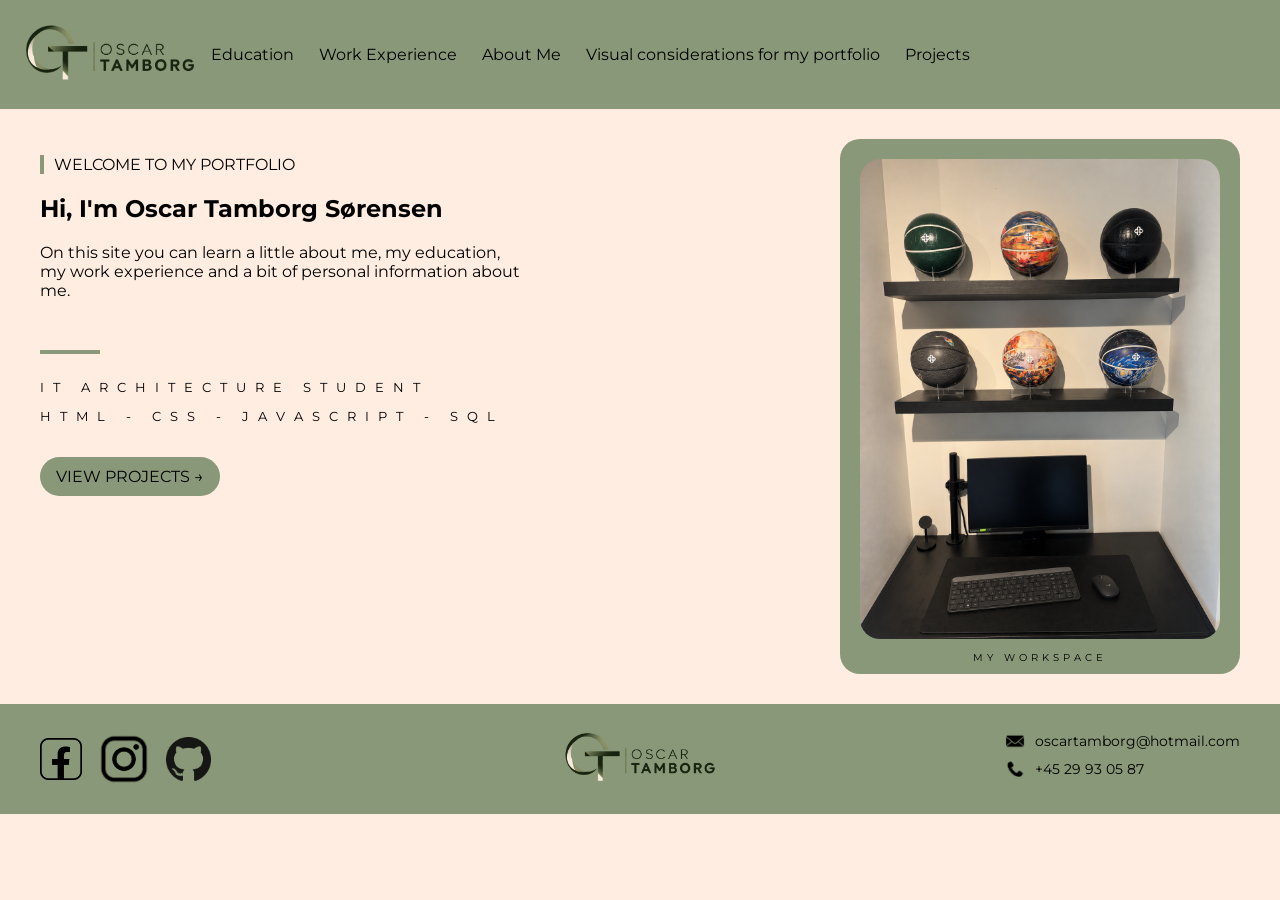
<file: index.html>
<!DOCTYPE html>
<html lang="en">

<head>
    <meta charset="UTF-8">
    <meta name="viewport"
          content="width=device-width, initial-scale=1.0">

    <title>Oscar Tamborg's Portfolio</title>

    <link rel="icon" href="images/favicon.ico">

    <link rel="preconnect" href="https://fonts.googleapis.com">
    <link rel="preconnect" href="https://fonts.gstatic.com" crossorigin>
    <link href="https://fonts.googleapis.com/css2?family=Montserrat:wght@300;400;500;600;700&display=swap" rel="stylesheet">

    <link rel="stylesheet" href="main.css">
    <script src="main.js" defer></script>
</head>

<body>

<header>

    <a href="index.html">
        <img class="logo" src="images/logo_ot.png" alt="Oscar Tamborg logo">
    </a>

    <button id="menu-toggle" type="button" aria-expanded="false" aria-controls="navigation">
        ☰ Menu
    </button>

    <nav id="navigation">
        <a href="education.html">Education</a>
        <a href="workexperience.html">Work Experience</a>
        <a href="aboutme.html">About Me</a>
        <a href="visual_considerations.html">Visual considerations for my portfolio</a>
        <a href="projects.html">Projects</a>
    </nav>

</header>

<main>

    <section class="introduction">
        <div class="introduction-text">
            <p class="welcome-text">WELCOME TO MY PORTFOLIO</p>

            <h1>Hi, I'm Oscar Tamborg Sørensen</h1>

            <p>
                On this site you can learn a little about me,
                my education, my work experience and a bit of
                personal information about me.
            </p>
            <div class="tech">
                <p>IT ARCHITECTURE STUDENT</p>
                <p>HTML - CSS - JAVASCRIPT - SQL</p>
            </div>
            <a class="projects-button" href="projects.html">VIEW PROJECTS →</a>
        </div>
        <div class="introduction-image">
                <img src="images/mysetup.png" alt="My workspace">
            <p>MY WORKSPACE</p>
        </div>

    </section>

</main>

<footer>

    <div class="footer-content">

        <div class="footer-left">

            <div class="socials">

                <a href="https://www.facebook.com/oscartamborg/" target="_blank">
                    <img class="facebook-logo" src="images/facebook_logo.png" alt="Facebook">
                </a>

                <a href="https://www.instagram.com/oscartamborg/" target="_blank">
                    <img class="instagram-logo" src="images/instagram_logo.png" alt="Instagram">
                </a>
                <a href="https://github.com/tamosc" target="_blank">
                    <img class="github-logo" src="images/github_logo.png" alt="Github">
                </a>

            </div>

        </div>

        <div class="footer-center">

            <a href="index.html">
                <img src="images/logo_ot.png" alt="Oscar Tamborg logo">
            </a>

        </div>

        <div class="footer-right">

            <div class="contact-item">

                <img src="images/mail.png" alt="Email">

                <a href="mailto:oscartamborg@hotmail.com">
                    oscartamborg@hotmail.com
                </a>

            </div>

            <div class="contact-item">

                <img src="images/phone.png" alt="Phone">

                <a href="tel:+4529930587">
                    +45 29 93 05 87
                </a>

            </div>

        </div>

    </div>

</footer>

</body>

</html>
</file>
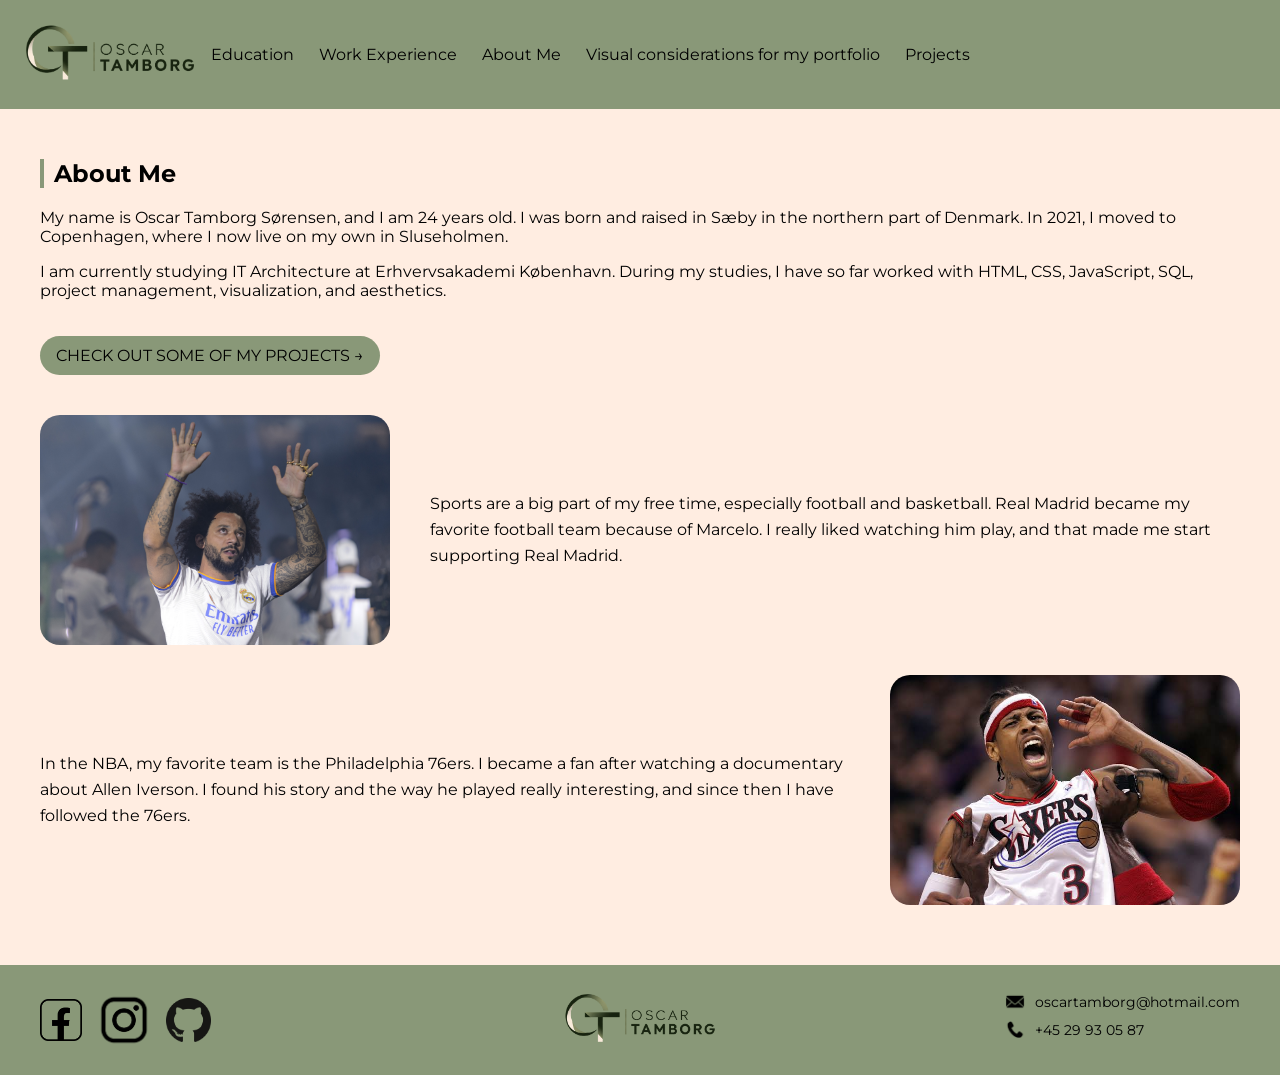
<file: aboutme.html>
<!DOCTYPE html>
<html lang="en">

<head>
    <meta charset="UTF-8">
    <meta name="viewport"
          content="width=device-width, initial-scale=1.0">

    <title>About Me</title>

    <link rel="icon" href="./images/favicon.ico">

    <link rel="preconnect" href="https://fonts.googleapis.com">
    <link rel="preconnect" href="https://fonts.gstatic.com" crossorigin>
    <link href="https://fonts.googleapis.com/css2?family=Montserrat:wght@300;400;500;600;700&display=swap"
          rel="stylesheet">

    <link rel="stylesheet" href="main.css">
    <script src="main.js" defer></script>
</head>

<body>

<header>

    <a href="index.html">
        <img class="logo" src="images/logo_ot.png" alt="Oscar Tamborg logo">
    </a>

    <button id="menu-toggle" type="button" aria-expanded="false" aria-controls="navigation">
        ☰ Menu
    </button>

    <nav id="navigation">
        <a href="education.html">Education</a>
        <a href="workexperience.html">Work Experience</a>
        <a href="aboutme.html">About Me</a>
        <a href="visual_considerations.html">Visual considerations for my portfolio</a>
        <a href="projects.html">Projects</a>
    </nav>

</header>

<main>

    <section class="about-me">

        <h2>About Me</h2>

        <p>
            My name is Oscar Tamborg Sørensen, and I am 24 years old.
            I was born and raised in Sæby in the northern part of Denmark.
            In 2021, I moved to Copenhagen, where I now live on my own in Sluseholmen.
        </p>

        <p>
            I am currently studying IT Architecture at Erhvervsakademi København.
            During my studies, I have so far worked with HTML, CSS, JavaScript, SQL,
            project management, visualization, and aesthetics.
        </p>

        <a class="projects-button" href="projects.html">CHECK OUT SOME OF MY PROJECTS →</a>

        <div class="sports">

            <div class="sports-item">

                <img src="images/marcelo.png" alt="Marcelo">

                <p>
                    Sports are a big part of my free time, especially football and basketball.
                    Real Madrid became my favorite football team because of Marcelo.
                    I really liked watching him play, and that made me start supporting Real Madrid.
                </p>

            </div>

            <div class="sports-item reverse">

                <img src="images/allen-iverson.jpg" alt="Allen Iverson">

                <p>
                    In the NBA, my favorite team is the Philadelphia 76ers.
                    I became a fan after watching a documentary about Allen Iverson.
                    I found his story and the way he played really interesting,
                    and since then I have followed the 76ers.
                </p>

            </div>

        </div>

    </section>

</main>

<footer>

    <div class="footer-content">

        <div class="footer-left">

            <div class="socials">

                <a href="https://www.facebook.com/oscartamborg/" target="_blank">
                    <img class="facebook-logo"
                         src="images/facebook_logo.png"
                         alt="Facebook">
                </a>

                <a href="https://www.instagram.com/oscartamborg/" target="_blank">
                    <img class="instagram-logo"
                         src="images/instagram_logo.png"
                         alt="Instagram">
                </a>

                <a href="https://github.com/tamosc" target="_blank">
                    <img class="github-logo"
                         src="images/github_logo.png"
                         alt="GitHub">
                </a>

            </div>

        </div>

        <div class="footer-center">

            <a href="index.html">
                <img src="images/logo_ot.png"
                     alt="Oscar Tamborg logo">
            </a>

        </div>

        <div class="footer-right">

            <div class="contact-item">

                <img src="images/mail.png" alt="Email">

                <a href="mailto:oscartamborg@hotmail.com">
                    oscartamborg@hotmail.com
                </a>

            </div>

            <div class="contact-item">

                <img src="images/phone.png" alt="Phone">

                <a href="tel:+4529930587">
                    +45 29 93 05 87
                </a>

            </div>

        </div>

    </div>

</footer>

</body>

</html>
</file>
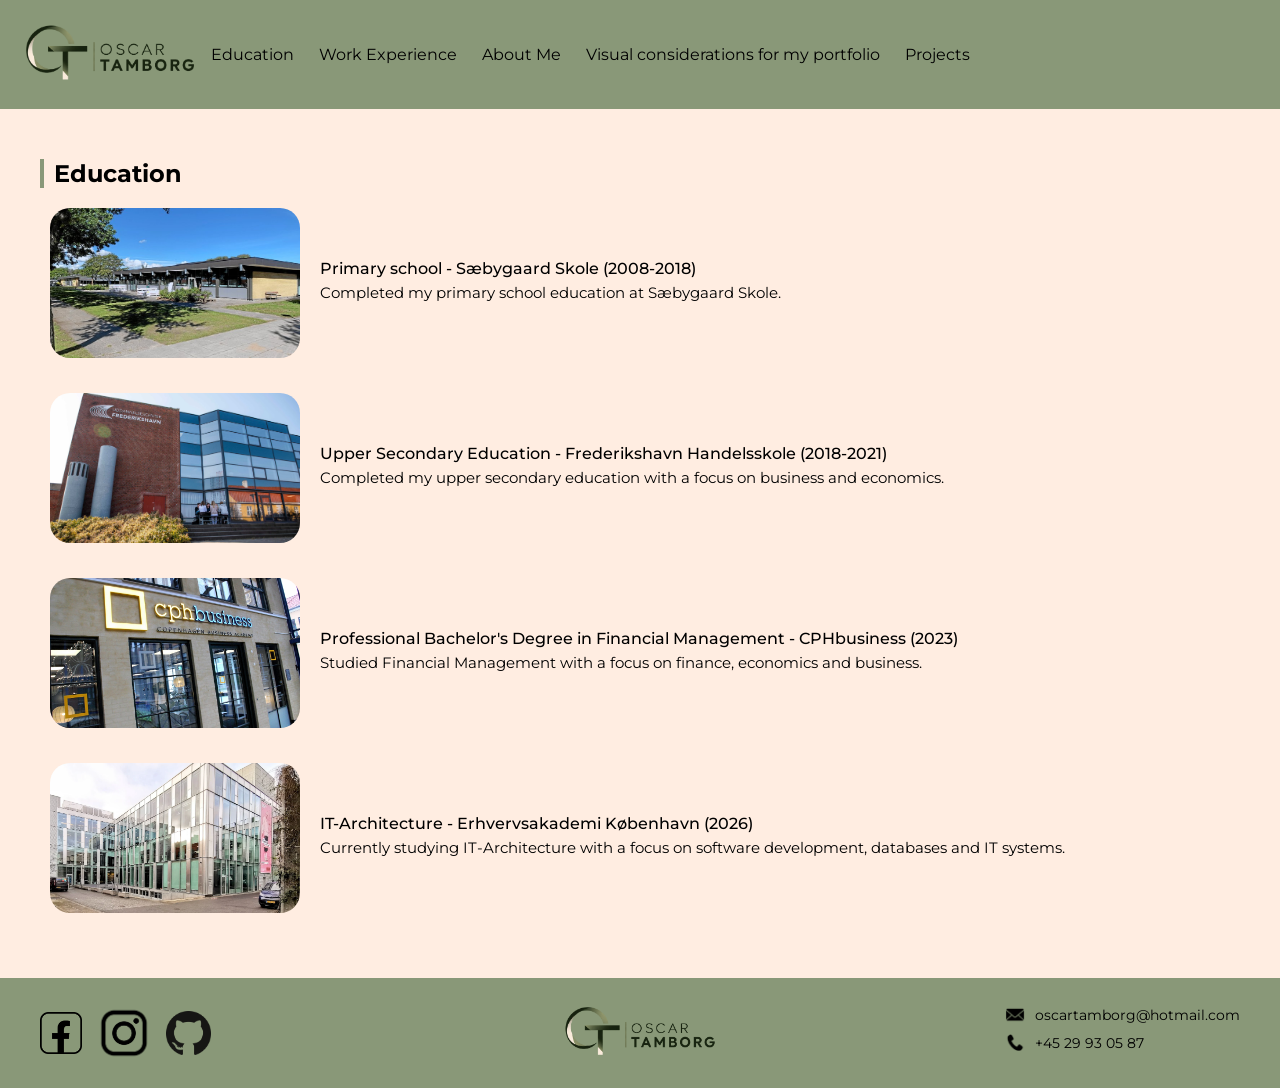
<file: education.html>
<!DOCTYPE html>
<html lang="en">

<head>
    <meta charset="UTF-8">
    <meta name="viewport"
          content="width=device-width, initial-scale=1.0">
    <title>Education</title>

    <link rel="icon" href="images/favicon.ico">
    <link rel="preconnect" href="https://fonts.googleapis.com">
    <link rel="preconnect" href="https://fonts.gstatic.com" crossorigin>
    <link href="https://fonts.googleapis.com/css2?family=Montserrat:wght@300;400;500;600;700&display=swap" rel="stylesheet">

    <link rel="stylesheet" href="main.css">
    <script src="main.js" defer></script>
</head>

<body>
<header>

    <a href="index.html">
        <img class="logo" src="images/logo_ot.png" alt="Oscar Tamborg logo">
    </a>

    <button id="menu-toggle" type="button" aria-expanded="false" aria-controls="navigation">
        ☰ Menu
    </button>

    <nav id="navigation">
        <a href="education.html">Education</a>
        <a href="workexperience.html">Work Experience</a>
        <a href="aboutme.html">About Me</a>
        <a href="visual_considerations.html">Visual considerations for my portfolio</a>
        <a href="projects.html">Projects</a>
    </nav>
</header>
<main>
    <section class="education">
        <h2>Education</h2>

        <ul>
            <li class="education-item">
                <img src="images/sæby-skole.jpg" alt="Sæbygaardskole">
               <div>
                <span>
                    Primary school - Sæbygaard Skole (2008-2018)
                </span>
                   <p>Completed my primary school education at Sæbygaard Skole.</p>
                </div>

            </li>
            <li class="education-item">
            <img src="images/frederikshavn-hhx.jpg" alt="Frederikshavn handelsskole">
                <div>
                <span>
                    Upper Secondary Education - Frederikshavn Handelsskole (2018-2021)
                </span>
                <p>Completed my upper secondary education with a focus on business and economics.</p>
                </div>
            </li>
            <li class="education-item">
                <img src="images/cph-business.jpg" alt="Cph Business">
                <div>
                <span>
                     Professional Bachelor's Degree in Financial Management - CPHbusiness (2023)
                 </span>
                    <p>Studied Financial Management with a focus on finance, economics and business.</p>
                </div>
            </li>
            <li class="education-item">
            <img src="images/EK.jpg" alt="EK Gulbergsgade">
                <div>
                 <span>
                     IT-Architecture - Erhvervsakademi København (2026)
                 </span>
                <p>Currently studying IT-Architecture with a focus on software development, databases and IT systems.</p>
                </div>
            </li>

        </ul>
    </section>
</main>
<footer>

    <div class="footer-content">

        <div class="footer-left">

            <div class="socials">

                <a href="https://www.facebook.com/oscartamborg/" target="_blank">
                    <img class="facebook-logo" src="images/facebook_logo.png" alt="Facebook">
                </a>

                <a href="https://www.instagram.com/oscartamborg/" target="_blank">
                    <img class="instagram-logo" src="images/instagram_logo.png" alt="Instagram">
                </a>
                <a href="https://github.com/tamosc" target="_blank">
                    <img class="github-logo" src="images/github_logo.png" alt="Github">
                </a>

            </div>

        </div>

        <div class="footer-center">

            <a href="index.html">
                <img src="images/logo_ot.png" alt="Oscar Tamborg logo">
            </a>

        </div>

        <div class="footer-right">

            <div class="contact-item">

                <img src="images/mail.png" alt="Email">

                <a href="mailto:oscartamborg@hotmail.com">
                    oscartamborg@hotmail.com
                </a>

            </div>

            <div class="contact-item">

                <img src="images/phone.png" alt="Phone">

                <a href="tel:+4529930587">
                    +45 29 93 05 87
                </a>

            </div>

        </div>

    </div>

</footer>

</body>

</html>
</file>
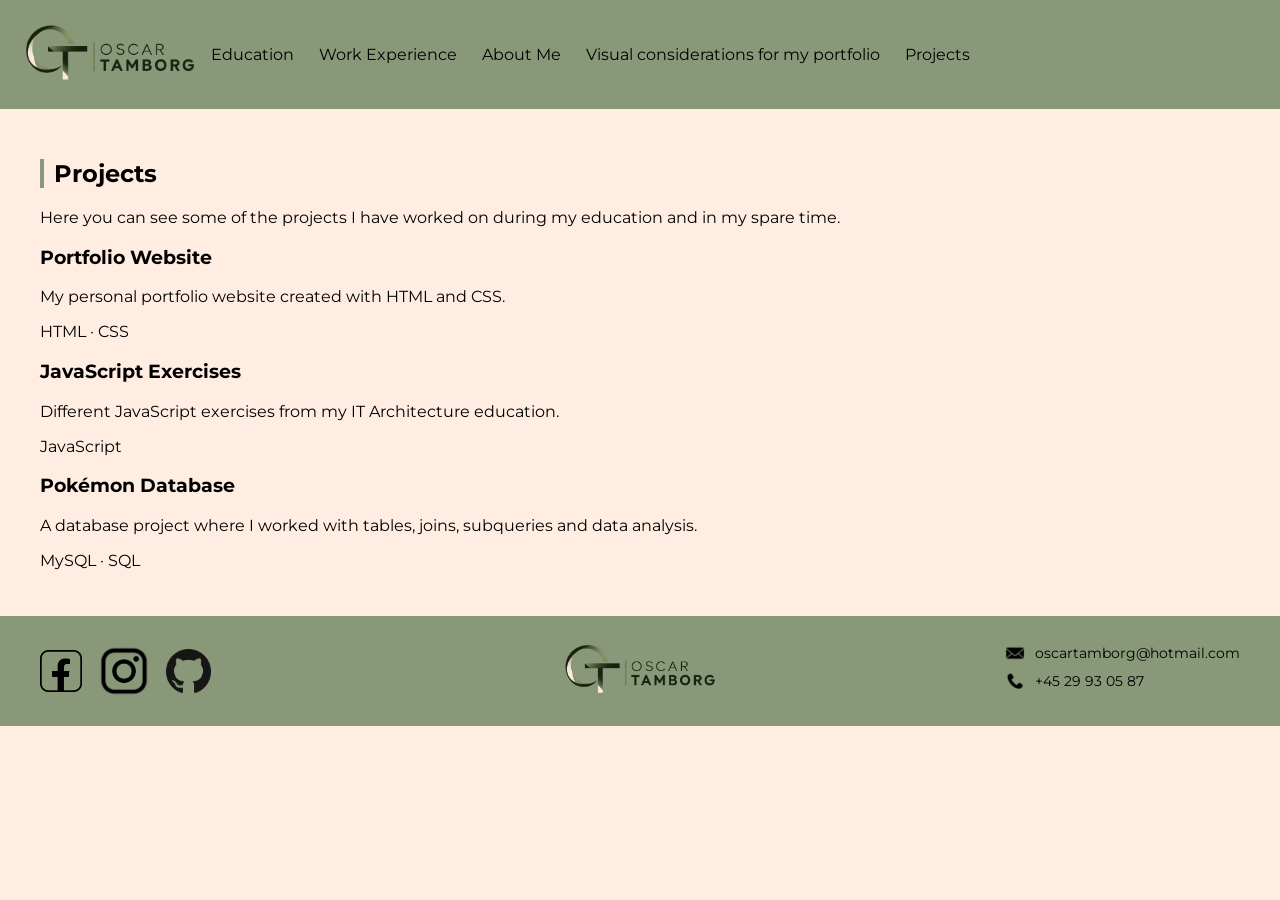
<file: projects.html>
<!DOCTYPE html>
<html lang="en">

<head>
    <meta charset="UTF-8">
    <meta name="viewport"
          content="width=device-width, initial-scale=1.0">

    <title>Projects | Oscar Tamborg's Portfolio</title>

    <link rel="icon" href="images/favicon.ico">

    <link rel="preconnect" href="https://fonts.googleapis.com">
    <link rel="preconnect" href="https://fonts.gstatic.com" crossorigin>
    <link href="https://fonts.googleapis.com/css2?family=Montserrat:wght@300;400;500;600;700&display=swap" rel="stylesheet">

    <link rel="stylesheet" href="main.css">
    <script src="main.js" defer></script>
</head>

<body>

<header>

    <a href="index.html">
        <img class="logo" src="images/logo_ot.png" alt="Oscar Tamborg logo">
    </a>

    <button id="menu-toggle" type="button" aria-expanded="false" aria-controls="navigation">
        ☰ Menu
    </button>

    <nav id="navigation">
        <a href="education.html">Education</a>
        <a href="workexperience.html">Work Experience</a>
        <a href="aboutme.html">About Me</a>
        <a href="visual_considerations.html">Visual considerations for my portfolio</a>
        <a href="projects.html">Projects</a>
    </nav>

</header>

<main>

    <section class="projects">

        <h2>Projects</h2>

        <p>
            Here you can see some of the projects I have worked on
            during my education and in my spare time.
        </p>

        <article class="project">
            <h3>Portfolio Website</h3>

            <p>
                My personal portfolio website created with HTML and CSS.
            </p>

            <p>HTML · CSS</p>
        </article>

        <article class="project">
            <h3>JavaScript Exercises</h3>

            <p>
                Different JavaScript exercises from my IT Architecture education.
            </p>

            <p>JavaScript</p>
        </article>

        <article class="project">
            <h3>Pokémon Database</h3>

            <p>
                A database project where I worked with tables, joins,
                subqueries and data analysis.
            </p>

            <p>MySQL · SQL</p>
        </article>

    </section>

</main>

<footer>

    <div class="footer-content">

        <div class="footer-left">

            <div class="socials">

                <a href="https://www.facebook.com/oscartamborg/" target="_blank">
                    <img class="facebook-logo" src="images/facebook_logo.png" alt="Facebook">
                </a>

                <a href="https://www.instagram.com/oscartamborg/" target="_blank">
                    <img class="instagram-logo" src="images/instagram_logo.png" alt="Instagram">
                </a>

                <a href="https://github.com/tamosc" target="_blank">
                    <img class="github-logo" src="images/github_logo.png" alt="GitHub">
                </a>

            </div>

        </div>

        <div class="footer-center">

            <a href="index.html">
                <img src="images/logo_ot.png" alt="Oscar Tamborg logo">
            </a>

        </div>

        <div class="footer-right">

            <div class="contact-item">

                <img src="images/mail.png" alt="Email">

                <a href="mailto:oscartamborg@hotmail.com">
                    oscartamborg@hotmail.com
                </a>

            </div>

            <div class="contact-item">

                <img src="images/phone.png" alt="Phone">

                <a href="tel:+4529930587">
                    +45 29 93 05 87
                </a>

            </div>

        </div>

    </div>

</footer>

</body>

</html>
</file>
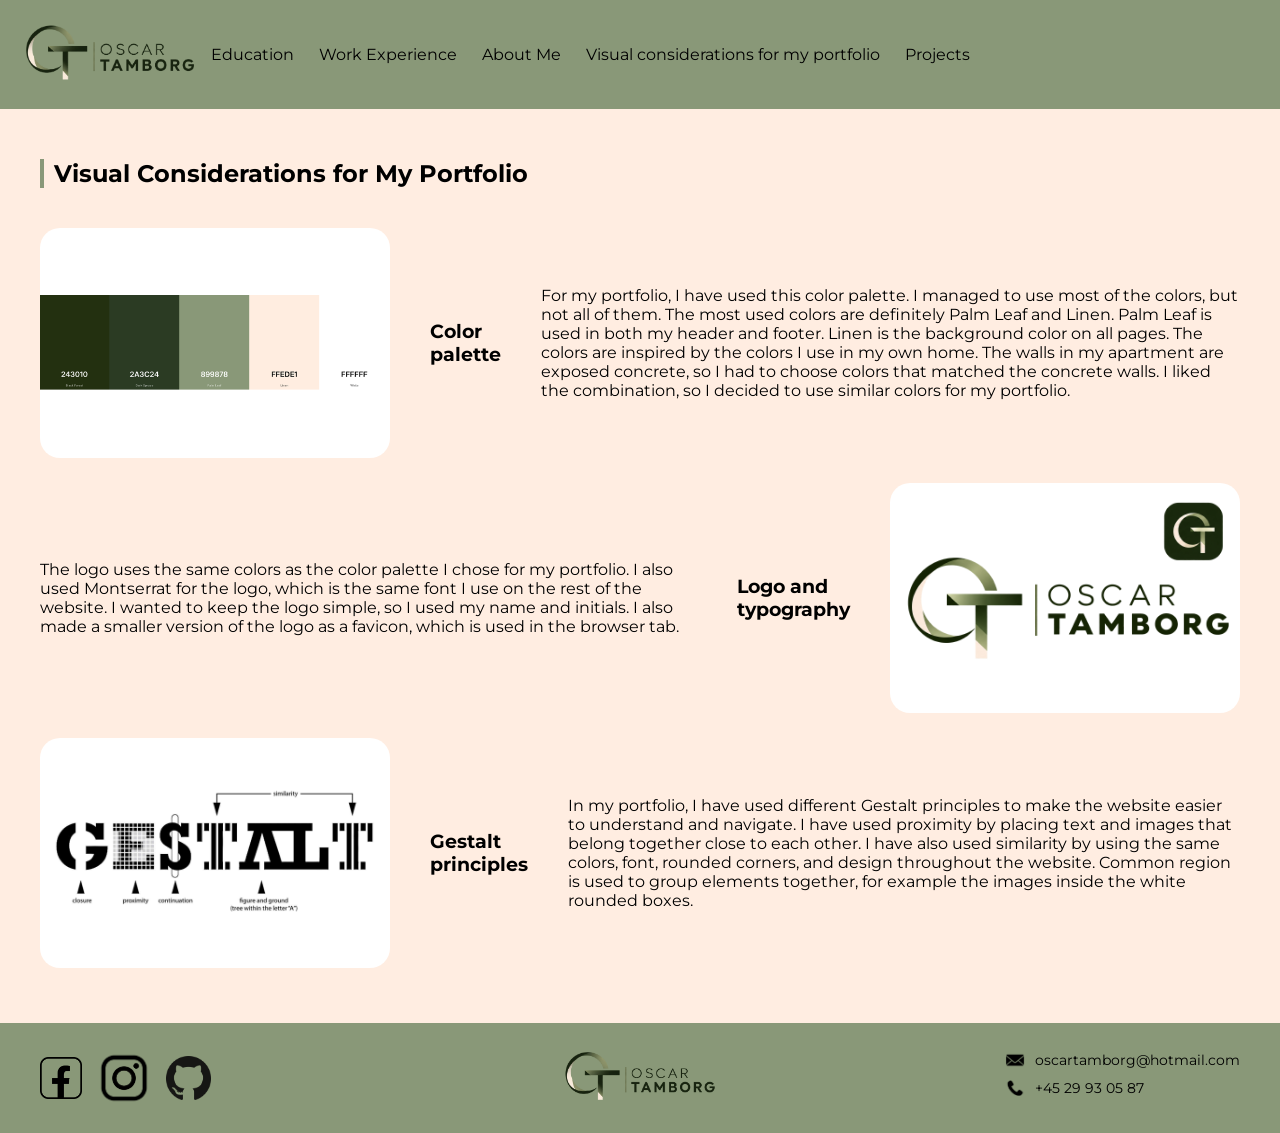
<file: visual_considerations.html>
<!DOCTYPE html>
<html lang="en">

<head>
    <meta charset="UTF-8">

    <meta name="viewport"
          content="width=device-width, initial-scale=1.0">

    <title>Visual Considerations for My Portfolio</title>

    <link rel="icon" href="./images/favicon.ico">

    <link rel="preconnect" href="https://fonts.googleapis.com">

    <link rel="preconnect"
          href="https://fonts.gstatic.com"
          crossorigin>

    <link href="https://fonts.googleapis.com/css2?family=Montserrat:wght@300;400;500;600;700&display=swap"
          rel="stylesheet">

    <link rel="stylesheet" href="main.css">
    <script src="main.js" defer></script>
</head>

<body>

<header>

    <a href="index.html">
        <img class="logo"
             src="images/logo_ot.png"
             alt="Oscar Tamborg logo">
    </a>

    <button id="menu-toggle" type="button" aria-expanded="false" aria-controls="navigation">
        ☰ Menu
    </button>

    <nav id="navigation">
        <a href="education.html">Education</a>
        <a href="workexperience.html">Work Experience</a>
        <a href="aboutme.html">About Me</a>
        <a href="visual_considerations.html">Visual considerations for my portfolio</a>
        <a href="projects.html">Projects</a>
    </nav>

</header>

<main>

    <section class="visual-considerations">

        <h2>Visual Considerations for My Portfolio</h2>

        <div class="visuals">

            <div class="visuals-item">

                <div class="visual-image">
                    <img src="images/colors-used.png"
                         alt="Colors used">
                </div>
                <h3>Color palette</h3>
                <p>
                    For my portfolio, I have used this color palette. I managed to use most of the colors, but not all of them.
                    The most used colors are definitely Palm Leaf and Linen. Palm Leaf is used in both my header and footer.
                    Linen is the background color on all pages.
                    The colors are inspired by the colors I use in my own home.
                    The walls in my apartment are exposed concrete, so I had to choose colors that matched the concrete walls.
                    I liked the combination, so I decided to use similar colors for my portfolio.
                </p>

            </div>


            <div class="visuals-item reverse">

                <div class="visual-image">
                    <img src="images/logo-and-favicon.png"
                         alt="Logo and favicon">
                </div>
                <h3>Logo and typography</h3>
                <p>
                    The logo uses the same colors as the color palette I chose for my portfolio.
                    I also used Montserrat for the logo, which is the same font I use on the rest of the website.
                    I wanted to keep the logo simple, so I used my name and initials.
                    I also made a smaller version of the logo as a favicon, which is used in the browser tab.
                </p>

            </div>


            <div class="visuals-item">

                <div class="visual-image">
                    <img src="images/gestalt.jpg"
                         alt="Gestalt principles">
                </div>
                <h3>Gestalt principles</h3>
                <p>
                    In my portfolio, I have used different Gestalt principles to make the website easier to understand and navigate.
                    I have used proximity by placing text and images that belong together close to each other.
                    I have also used similarity by using the same colors, font, rounded corners, and design throughout the website.
                    Common region is used to group elements together, for example the images inside the white rounded boxes.

                </p>

            </div>

        </div>

    </section>

</main>


<footer>

    <div class="footer-content">

        <div class="footer-left">

            <div class="socials">

                <a href="https://www.facebook.com/oscartamborg/"
                   target="_blank">

                    <img class="facebook-logo"
                         src="images/facebook_logo.png"
                         alt="Facebook">

                </a>

                <a href="https://www.instagram.com/oscartamborg/"
                   target="_blank">

                    <img class="instagram-logo"
                         src="images/instagram_logo.png"
                         alt="Instagram">

                </a>

                <a href="https://github.com/tamosc"
                   target="_blank">

                    <img class="github-logo"
                         src="images/github_logo.png"
                         alt="GitHub">

                </a>

            </div>

        </div>


        <div class="footer-center">

            <a href="index.html">

                <img src="images/logo_ot.png"
                     alt="Oscar Tamborg logo">

            </a>

        </div>


        <div class="footer-right">

            <div class="contact-item">

                <img src="images/mail.png"
                     alt="Email">

                <a href="mailto:oscartamborg@hotmail.com">
                    oscartamborg@hotmail.com
                </a>

            </div>


            <div class="contact-item">

                <img src="images/phone.png"
                     alt="Phone">

                <a href="tel:+4529930587">
                    +45 29 93 05 87
                </a>

            </div>

        </div>

    </div>

</footer>

</body>

</html>
</file>
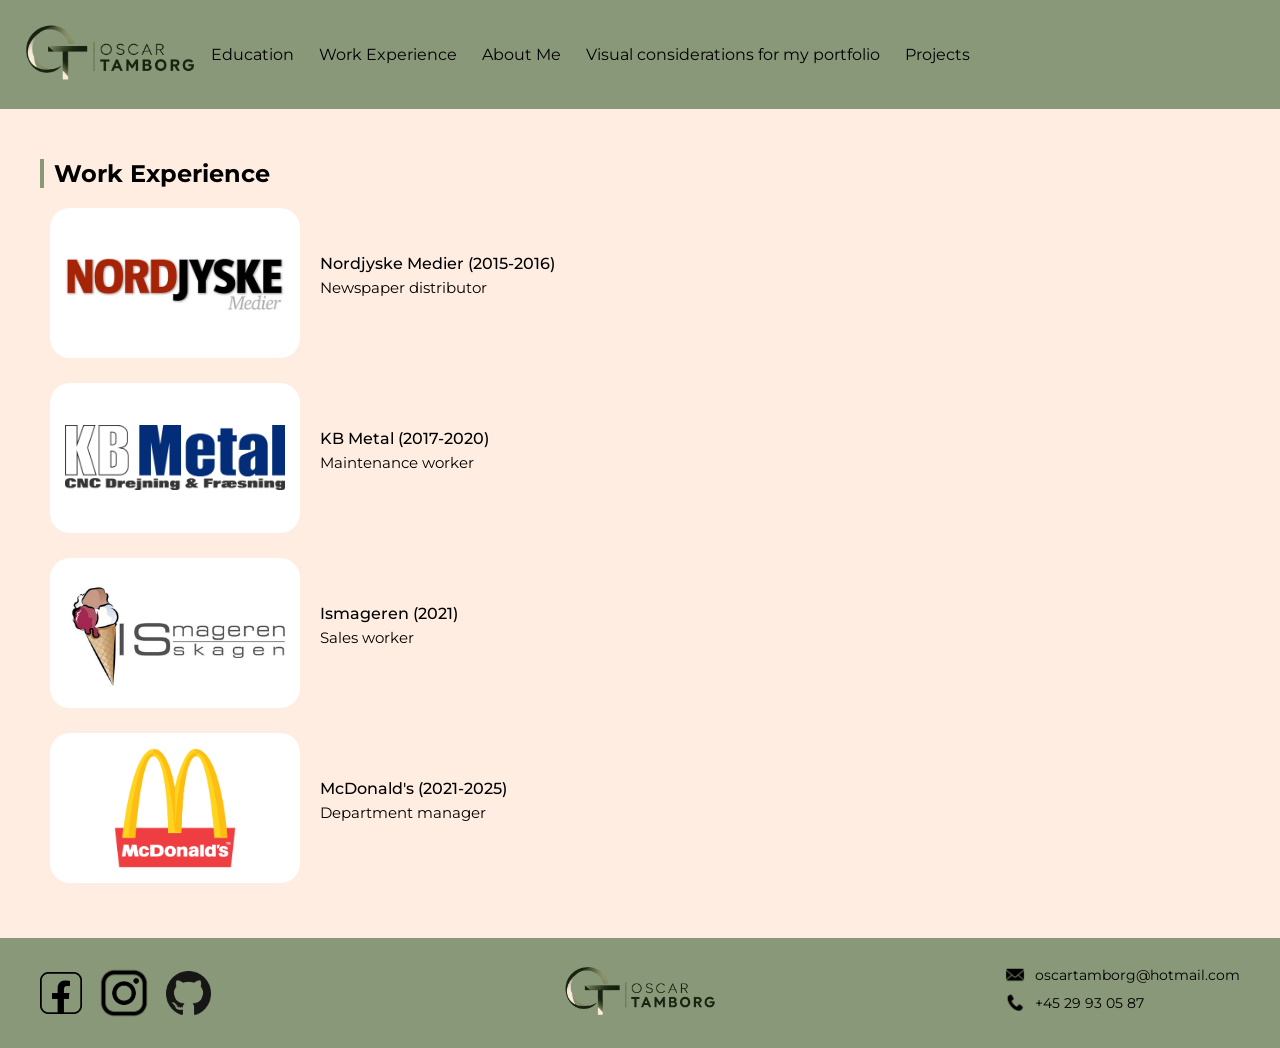
<file: workexperience.html>
<!DOCTYPE html>
<html lang="en">

<head>
    <meta charset="UTF-8">
    <meta name="viewport"
          content="width=device-width, initial-scale=1.0">
    <title>Work Experience</title>

    <link rel="icon" href="./images/favicon.ico">
    <link rel="preconnect" href="https://fonts.googleapis.com">
    <link rel="preconnect" href="https://fonts.gstatic.com" crossorigin>
    <link href="https://fonts.googleapis.com/css2?family=Montserrat:wght@300;400;500;600;700&display=swap" rel="stylesheet">

    <link rel="stylesheet" href="main.css">
    <script src="main.js" defer></script>
</head>

<body>
<header>

    <a href="index.html">
        <img class="logo" src="images/logo_ot.png" alt="Oscar Tamborg logo">
    </a>

    <button id="menu-toggle" type="button" aria-expanded="false" aria-controls="navigation">
        ☰ Menu
    </button>

    <nav id="navigation">
        <a href="education.html">Education</a>
        <a href="workexperience.html">Work Experience</a>
        <a href="aboutme.html">About Me</a>
        <a href="visual_considerations.html">Visual considerations for my portfolio</a>
        <a href="projects.html">Projects</a>
    </nav>
</header>
<main>
    <section class="workexperience">
        <h2>Work Experience</h2>

        <ul>
            <li class="workexperience-item">
                <div class="work-image">
                    <img src="images/nordjyske.png" alt="Nordjyske Medier">
                </div>
                <div>
                    <span>Nordjyske Medier (2015-2016)</span>
                    <p>Newspaper distributor</p>
                </div>
            </li>

            <li class="workexperience-item">
                <div class="work-image">
                    <img src="images/kbmetal.jpg" alt="KB Metal">
                </div>
                <div>
                    <span>KB Metal (2017-2020)</span>
                    <p>Maintenance worker</p>
                </div>
            </li>

            <li class="workexperience-item">
                <div class="work-image">
                    <img src="images/ismageren.jpg" alt="Ismageren">
                </div>
                <div>
                    <span>Ismageren (2021)</span>
                    <p>Sales worker</p>
                </div>
            </li>

            <li class="workexperience-item">
                <div class="work-image">
                    <img src="images/mcdonalds.png" alt="McDonald's">
                </div>
                <div>
                    <span>McDonald's (2021-2025)</span>
                    <p>Department manager</p>
                </div>
            </li>
        </ul>
    </section>
</main>
<footer>

    <div class="footer-content">

        <div class="footer-left">

            <div class="socials">

                <a href="https://www.facebook.com/oscartamborg/" target="_blank">
                    <img class="facebook-logo" src="images/facebook_logo.png" alt="Facebook">
                </a>

                <a href="https://www.instagram.com/oscartamborg/" target="_blank">
                    <img class="instagram-logo" src="images/instagram_logo.png" alt="Instagram">
                </a>
                <a href="https://github.com/tamosc" target="_blank">
                    <img class="github-logo" src="images/github_logo.png" alt="Github">
                </a>

            </div>

        </div>

        <div class="footer-center">

            <a href="index.html">
                <img src="images/logo_ot.png" alt="Oscar Tamborg logo">
            </a>

        </div>

        <div class="footer-right">

            <div class="contact-item">

                <img src="images/mail.png" alt="Email">

                <a href="mailto:oscartamborg@hotmail.com">
                    oscartamborg@hotmail.com
                </a>

            </div>

            <div class="contact-item">

                <img src="images/phone.png" alt="Phone">

                <a href="tel:+4529930587">
                    +45 29 93 05 87
                </a>

            </div>

        </div>

    </div>

</footer>

</body>

</html>
</file>
<file: main.css>
main {
    max-width: 1200px;
    margin: 0 auto;
    padding: 30px 10px;
}

body {
    font-family: "Montserrat", sans-serif;
    background-color: #FFEDE1;
    margin: 0;
}

/* Header og navigation */

header {
    background-color: #899878;
    color: black;
    padding: 20px;
    display: flex;
    align-items: center;
    gap: 11px;
}

.logo {
    width: 180px;
    height: 65px;
    object-fit: contain;
}

#menu-toggle {
    display: none;
}

#navigation {
    display: flex;
    flex-wrap: wrap;
    align-items: center;
    gap: 15px 25px;
}

nav a {
    color: black;
    text-decoration: none;
}

nav a:hover {
    text-decoration: underline;
}

/* Forside */

.welcome-text {
    border-left: 4px solid #899878;
    padding-left: 10px;
}

.introduction {
    display: flex;
    justify-content: space-between;
    align-items: flex-start;
    gap: 60px;
}

.introduction-text {
    width: 40%;
}

.introduction-image {
    width: 30%;
    background-color: #899878;
    padding: 20px;
    padding-bottom: 10px;
    border-radius: 20px;
}

.introduction-image img {
    width: 100%;
    height: auto;
    display: block;
    border-radius: 20px;
}

.introduction-image p {
    text-align: center;
    font-size: 10px;
    letter-spacing: 4px;
    margin: 12px 0 0;
}

.tech {
    margin-top: 50px;
}

.tech::before {
    content: "";
    display: block;
    width: 60px;
    height: 4px;
    background-color: #899878;
    margin-bottom: 25px;
}

.tech p {
    font-size: 13px;
    letter-spacing: 9px;
}

.projects-button {
    display: inline-block;
    color: black;
    text-decoration: none;
    background-color: #899878;
    padding: 10px 16px;
    margin-top: 20px;
    border-radius: 20px;
}

.projects-button:hover {
    text-decoration: underline;
    background-color: #2A3C24;
    color: white;
}

/* Education */

.education h2 {
    border-left: 4px solid #899878;
    padding-left: 10px;
}

.education-item {
    margin-bottom: 25px;
    padding-left: 10px;
    display: flex;
    align-items: center;
    gap: 20px;
}

.education-item img {
    width: 250px;
    height: 150px;
    object-fit: cover;
    display: block;
    margin-bottom: 10px;
    border-radius: 20px;
}

.education ul {
    list-style: none;
    padding-left: 0;
}

.education-item span {
    font-weight: 500;
}

.education-item p {
    font-size: 15px;
    margin-top: 5px;
}

/* Work Experience */

.workexperience h2 {
    border-left: 4px solid #899878;
    padding-left: 10px;
}

.workexperience-item {
    margin-bottom: 25px;
    padding-left: 10px;
    display: flex;
    align-items: center;
    gap: 20px;
}

.workexperience ul {
    list-style: none;
    padding-left: 0;
}

.workexperience-item span {
    font-weight: 500;
}

.work-image {
    width: 250px;
    height: 150px;
    padding: 15px;
    box-sizing: border-box;
    background-color: white;
    border-radius: 20px;
    display: flex;
    justify-content: center;
    align-items: center;
    flex-shrink: 0;
}

.work-image img {
    width: 100%;
    height: 100%;
    object-fit: contain;
}

.workexperience-item p {
    font-size: 15px;
    margin-top: 5px;
}

/* About Me */

.about-me h2 {
    border-left: 4px solid #899878;
    padding-left: 10px;
}

.sports {
    margin-top: 40px;
}

.sports-item {
    display: flex;
    flex-direction: row;
    align-items: center;
    gap: 40px;
    margin: 30px 0;
}

.sports-item img {
    width: 350px;
    height: 230px;
    object-fit: cover;
    flex-shrink: 0;
    border-radius: 20px;
}

.sports-item p {
    margin: 0;
    line-height: 1.6;
}

.sports-item.reverse {
    flex-direction: row-reverse;
}

/* Visual Considerations */

.visuals {
    margin-top: 40px;
}

.visual-considerations h2 {
    border-left: 4px solid #899878;
    padding-left: 10px;
}

.visuals-item {
    display: flex;
    align-items: center;
    gap: 40px;
    margin-bottom: 25px;
}

.visuals-item.reverse {
    flex-direction: row-reverse;
}

.visual-image {
    width: 350px;
    height: 230px;
    background-color: white;
    border-radius: 20px;
    overflow: hidden;
    flex-shrink: 0;
}

.visual-image img {
    width: 100%;
    height: 100%;
    object-fit: contain;
    border-radius: 20px;
}

/* Projects */

.projects h2 {
    border-left: 4px solid #899878;
    padding-left: 10px;
}

/* Footer */

footer {
    padding: 25px 40px;
    background-color: #899878;
}

.footer-content {
    max-width: 1400px;
    margin: 0 auto;
    display: grid;
    grid-template-columns: 1fr 1fr 1fr;
    align-items: center;
}

.footer-left {
    display: flex;
    justify-content: flex-start;
}

.footer-center {
    display: flex;
    justify-content: center;
}

.footer-right {
    display: flex;
    flex-direction: column;
    align-items: flex-start;
    justify-self: end;
}

.socials {
    display: flex;
    align-items: center;
    gap: 12px;
}

.socials a {
    display: flex;
    align-items: center;
}

.facebook-logo {
    width: 42px;
    height: 42px;
    object-fit: contain;
}

.instagram-logo {
    width: 60px;
    height: 60px;
    object-fit: contain;
}

.github-logo {
    width: 45px;
    height: 45px;
    object-fit: contain;
}

.footer-center img {
    width: 160px;
    height: auto;
    object-fit: contain;
}

.contact-item {
    display: flex;
    align-items: center;
    gap: 10px;
    margin-bottom: 8px;
    font-size: 14px;
}

.contact-item img {
    width: 20px;
    height: 20px;
    object-fit: contain;
}

.contact-item a {
    color: black;
    text-decoration: none;
}

.contact-item a:hover {
    text-decoration: underline;
}

/* Menu på mobil og tablet */

@media (max-width: 1000px) {
    header {
        flex-direction: column;
        gap: 15px;
        padding: 20px;
    }

    .logo {
        width: 150px;
        height: auto;
    }

    #menu-toggle {
        display: block;
        background-color: transparent;
        color: black;
        border: 1px solid black;
        border-radius: 8px;
        padding: 10px 16px;
        font: inherit;
        cursor: pointer;
    }

    #navigation {
        display: none;
        width: 100%;
        flex-direction: column;
        align-items: center;
        gap: 15px;
    }

    #navigation.open {
        display: flex;
    }

    #navigation a {
        display: block;
        color: black;
        margin: 0;
        padding: 8px 0;
        text-align: center;
        font-size: 14px;
    }
}

/* Sidens indhold på mobil */

@media (max-width: 768px) {
    main {
        padding: 35px 20px;
    }

    .introduction {
        flex-direction: column;
        align-items: stretch;
        gap: 35px;
    }

    .introduction-text {
        width: 100%;
    }

    .welcome-text {
        font-size: 14px;
    }

    .introduction-text h1 {
        font-size: 32px;
    }

    .introduction-image {
        width: auto;
        max-width: 350px;
        margin: 0 auto;
        padding: 15px;
    }

    .tech {
        margin-top: 40px;
    }

    .tech p {
        letter-spacing: 4px;
        line-height: 1.8;
    }

    .projects-button {
        margin-top: 15px;
    }

    .education-item {
        flex-direction: column;
        align-items: flex-start;
        padding-left: 0;
        gap: 10px;
        margin-bottom: 35px;
    }

    .education-item img {
        width: 100%;
        height: 180px;
        margin-bottom: 0;
    }

    .education-item span {
        font-size: 16px;
    }

    .education-item p {
        font-size: 14px;
    }

    .workexperience-item {
        flex-direction: column;
        align-items: flex-start;
        padding-left: 0;
        gap: 10px;
        margin-bottom: 35px;
    }

    .work-image {
        width: 100%;
        height: 180px;
    }

    .workexperience-item span {
        font-size: 16px;
    }

    .workexperience-item p {
        font-size: 14px;
    }

    .about-me h2 {
        font-size: 26px;
    }

    .about-me p {
        font-size: 14px;
        line-height: 1.5;
    }

    .about-me .projects-button {
        font-size: 13px;
        padding: 10px 14px;
    }

    .sports {
        margin-top: 30px;
    }

    .sports-item,
    .sports-item.reverse {
        flex-direction: column;
        align-items: flex-start;
        gap: 15px;
        margin: 30px 0;
    }

    .sports-item img {
        width: 100%;
        height: 220px;
    }

    .visuals-item,
    .visuals-item.reverse {
        flex-direction: column;
        align-items: flex-start;
        gap: 15px;
        margin-bottom: 35px;
    }

    .visual-image {
        width: 100%;
        height: 220px;
    }

    footer {
        padding: 30px 20px;
    }

    .footer-content {
        grid-template-columns: 1fr;
        gap: 25px;
    }

    .footer-left,
    .footer-center,
    .footer-right {
        justify-self: center;
    }

    .footer-left,
    .footer-center {
        justify-content: center;
    }

    .footer-right {
        align-items: center;
    }

    .footer-center img {
        width: 120px;
    }

    .contact-item {
        justify-content: center;
        font-size: 13px;
    }
}
</file>
